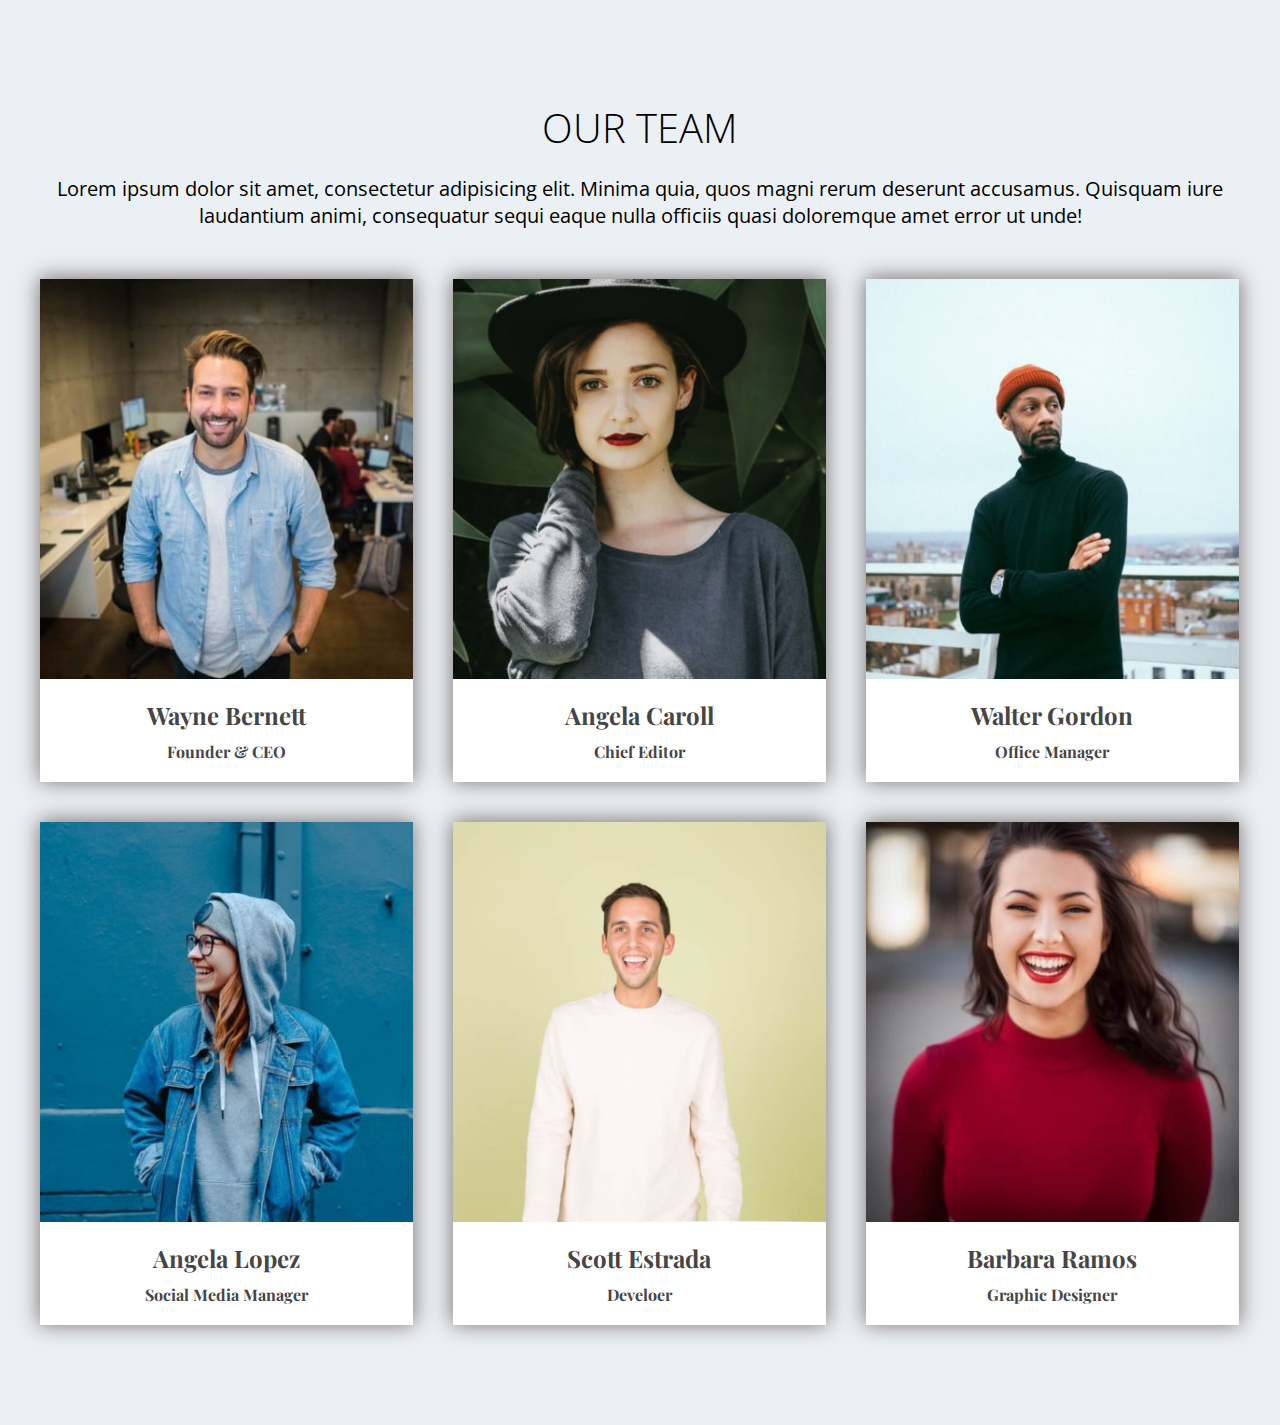
<file: bonus 2/index.html>
<!DOCTYPE html>
<html lang="en">

<head>
    <meta charset="UTF-8">
    <meta http-equiv="X-UA-Compatible" content="IE=edge">
    <meta name="viewport" content="width=device-width, initial-scale=1.0">
    <!-- link css -->
    <link rel="stylesheet" href="./css/style.css">
    <!-- font -->
    <link rel="preconnect" href="https://fonts.googleapis.com">
    <link href="https://fonts.googleapis.com/css2?family=Open+Sans:wght@300;400;600&family=Playfair+Display&display=swap" rel="stylesheet">
    <link rel="preconnect" href="https://fonts.gstatic.com" crossorigin>
    <title>Our Team 2</title>
</head>

<body>
    <main>
        <div class="container">
            <div class="titles">
                <h1>our team</h1>
                <h3>Lorem ipsum dolor sit amet, consectetur adipisicing elit. Minima quia, quos magni rerum deserunt
                    accusamus. Quisquam iure laudantium animi, consequatur sequi eaque nulla officiis quasi doloremque
                    amet error ut unde!</h3>
            </div>

            <div class=" row">
                <div class="team-list col"></div>

            </div>



        </div>
    </main>
    <script type="text/javascript" src="./js/script.js"></script>
</body>

</html>
</file>
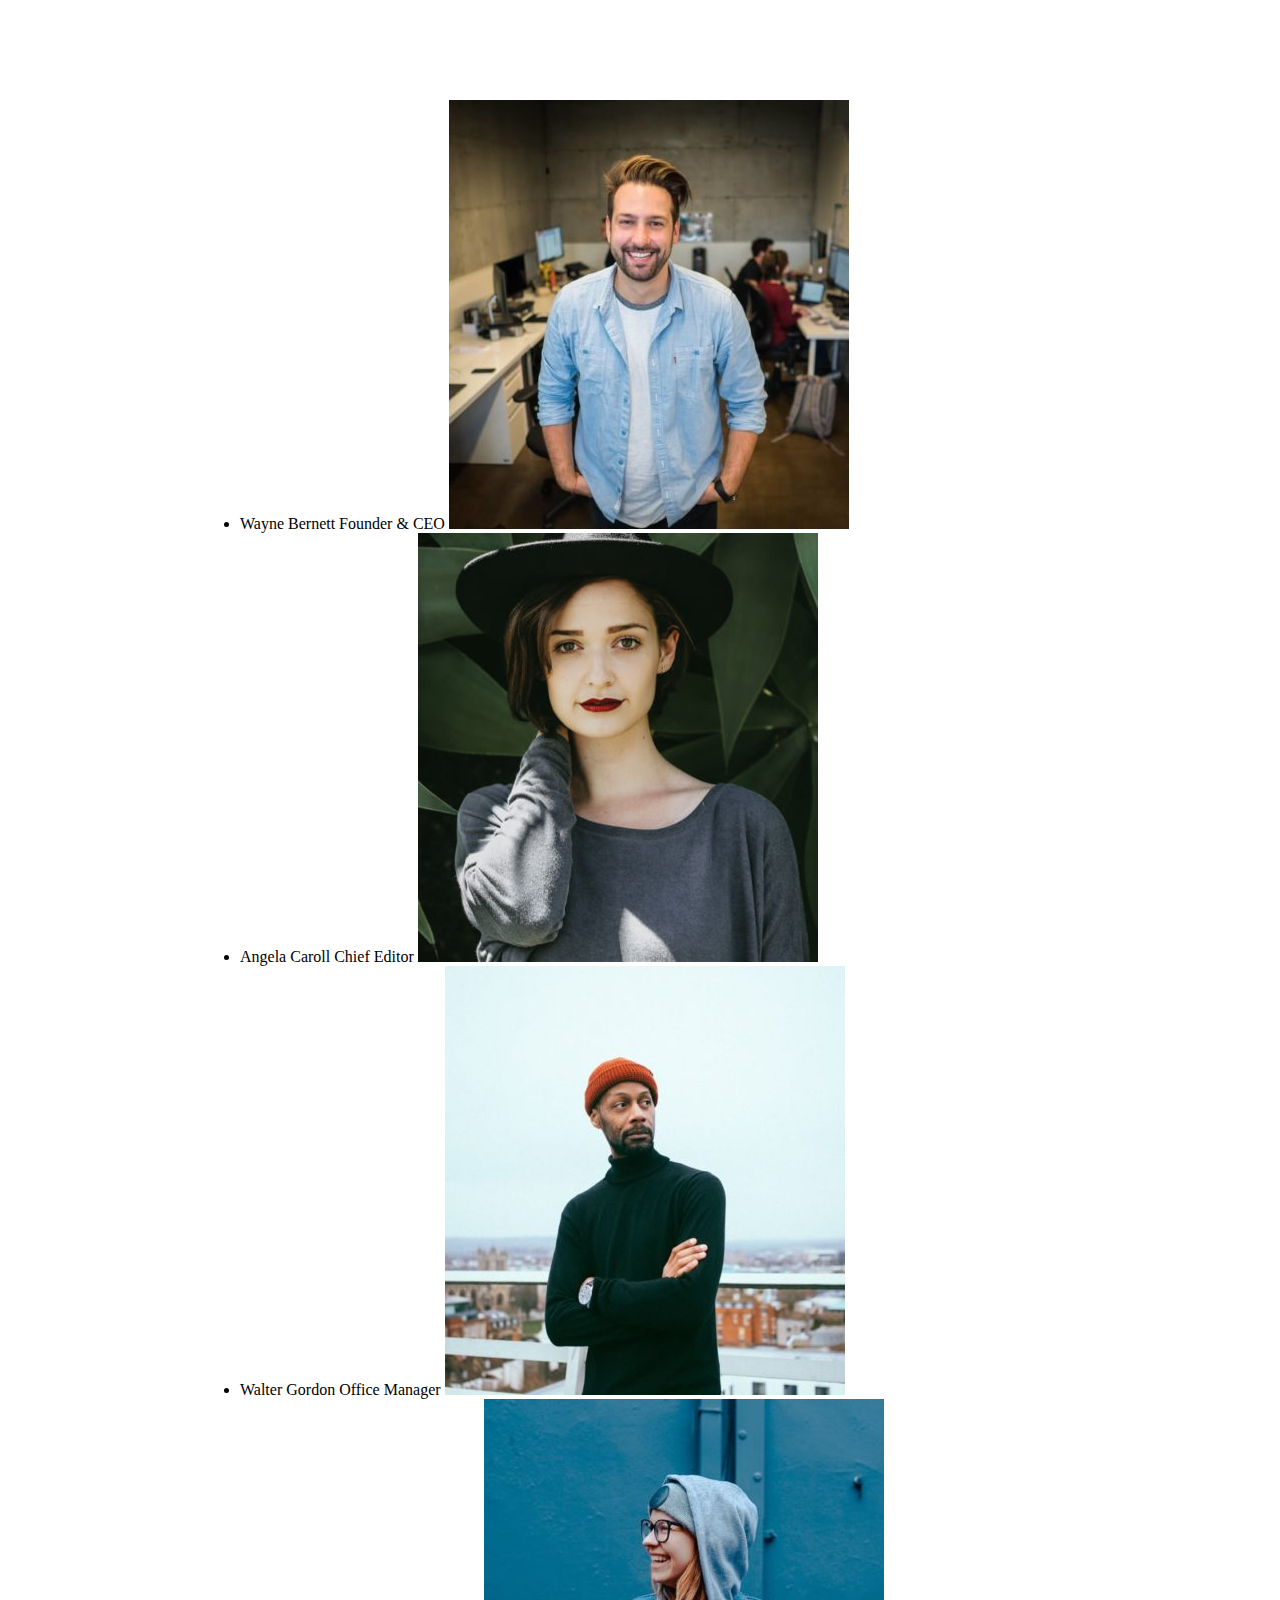
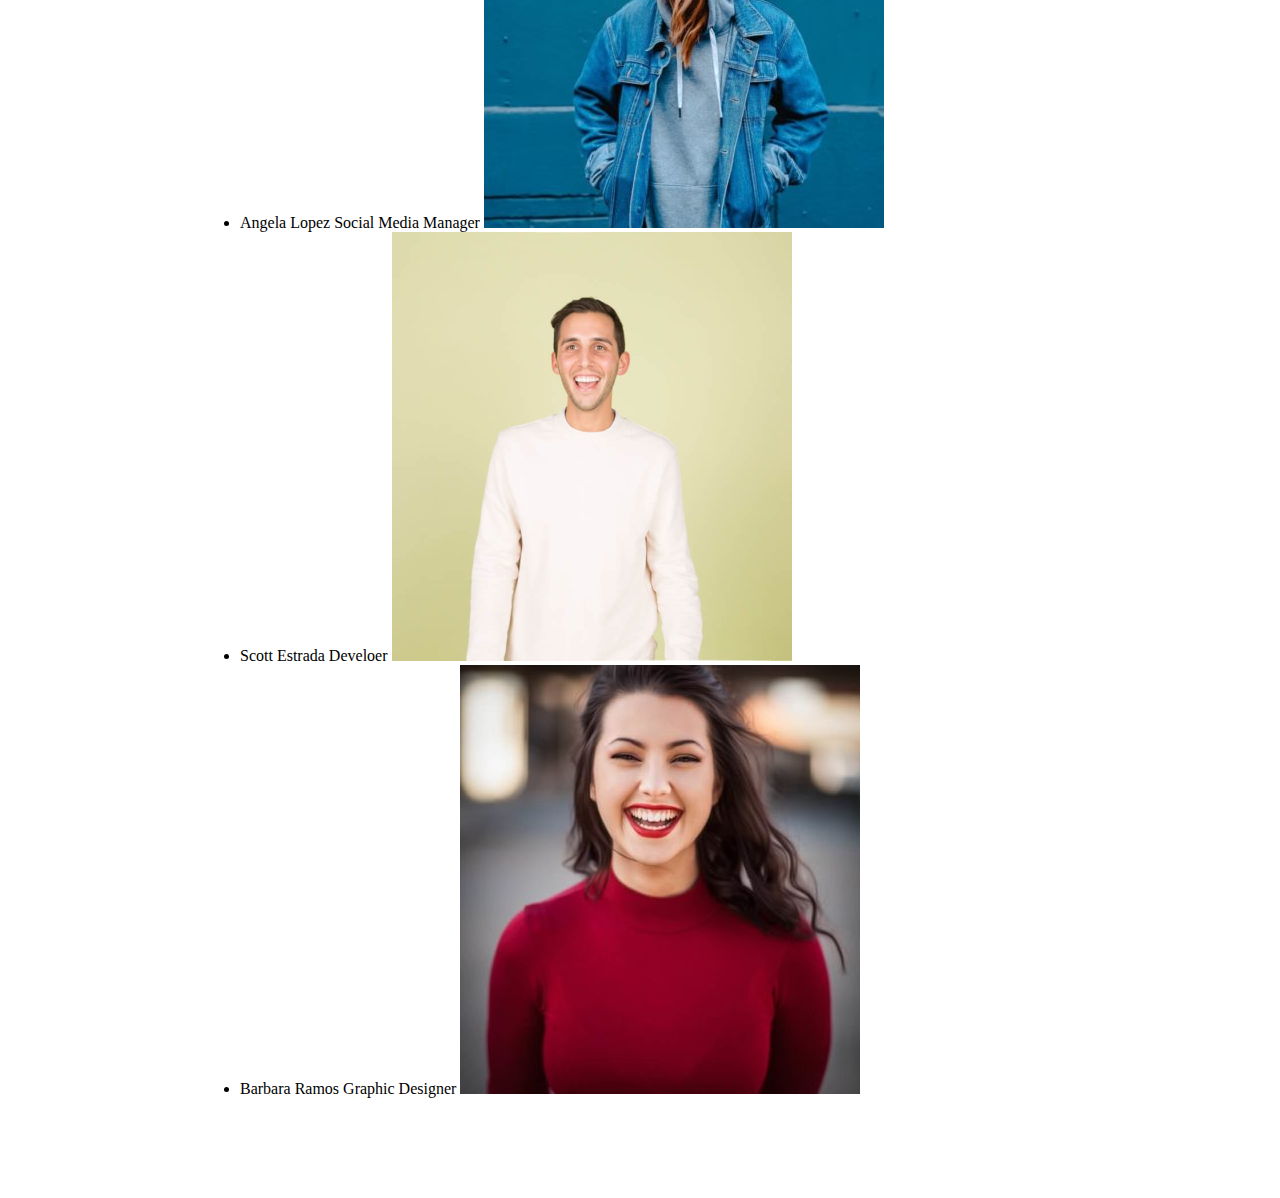
<file: bonus1/index.html>
<!DOCTYPE html>
<html lang="en">

<head>
    <meta charset="UTF-8">
    <meta http-equiv="X-UA-Compatible" content="IE=edge">
    <meta name="viewport" content="width=device-width, initial-scale=1.0">
    <!-- link css -->
    <link rel="stylesheet" href="./css/style.css">
    <title>Our Team</title>
</head>

<body>
    <main>
        <div class="container">
            <ul class="team-list">

            </ul>

        </div>
    </main>
    <script type="text/javascript" src="./js/script.js"></script>
</body>

</html>
</file>
<file: bonus 2/css/style.css>
* {
    box-sizing: border-box;
    margin: 0;
    padding: 0;
}
body{
    background-color: rgb(235, 240, 244);
    font-family: 'Open Sans', sans-serif;
}

.container {
    max-width: 1200px;
    margin: 100px auto;
}

.titles {
    text-align: center;
}
.titles h1{
    font-size: 40px;
    font-weight: 300;
    text-transform: uppercase;
    margin-bottom: 20px;
}
.titles h3{
    font-weight: 400;
    font-size: 20px;
    margin-bottom: 20px;
}

.row{
    display: flex;
    flex-direction: row;
    flex-wrap: wrap;
    /* gap: 10px; */
    margin: 50px auto;
}

.col{
    display: flex;
    flex-wrap: wrap;
   /* max-width:200px; */
   gap: 40px;
   /* padding: 10px; */
   /* justify-content: space-between; */
}
.card{
    width: calc(100% / 3 - 27px);
    text-align: center;
    display: flex;
    flex-direction: column;
    gap: 10px;
    background-color: white;
    padding-bottom: 20px;
    font-weight: 400;
    box-shadow: 0px -1px 20px 1px #7c7474;;
    color: #464444;
    font-family: 'Playfair Display', serif;

    

}
.card h3{
    margin-top: 10px;
    font-size: 24px;

    
}
img{
    max-width: 100%;
}
</file>
<file: bonus1/css/style.css>
*{
    box-sizing: border-box;
    margin: 0;
    padding: 0;
}

.container{
    max-width: 800px;
    margin: 100px auto;
}
</file>
